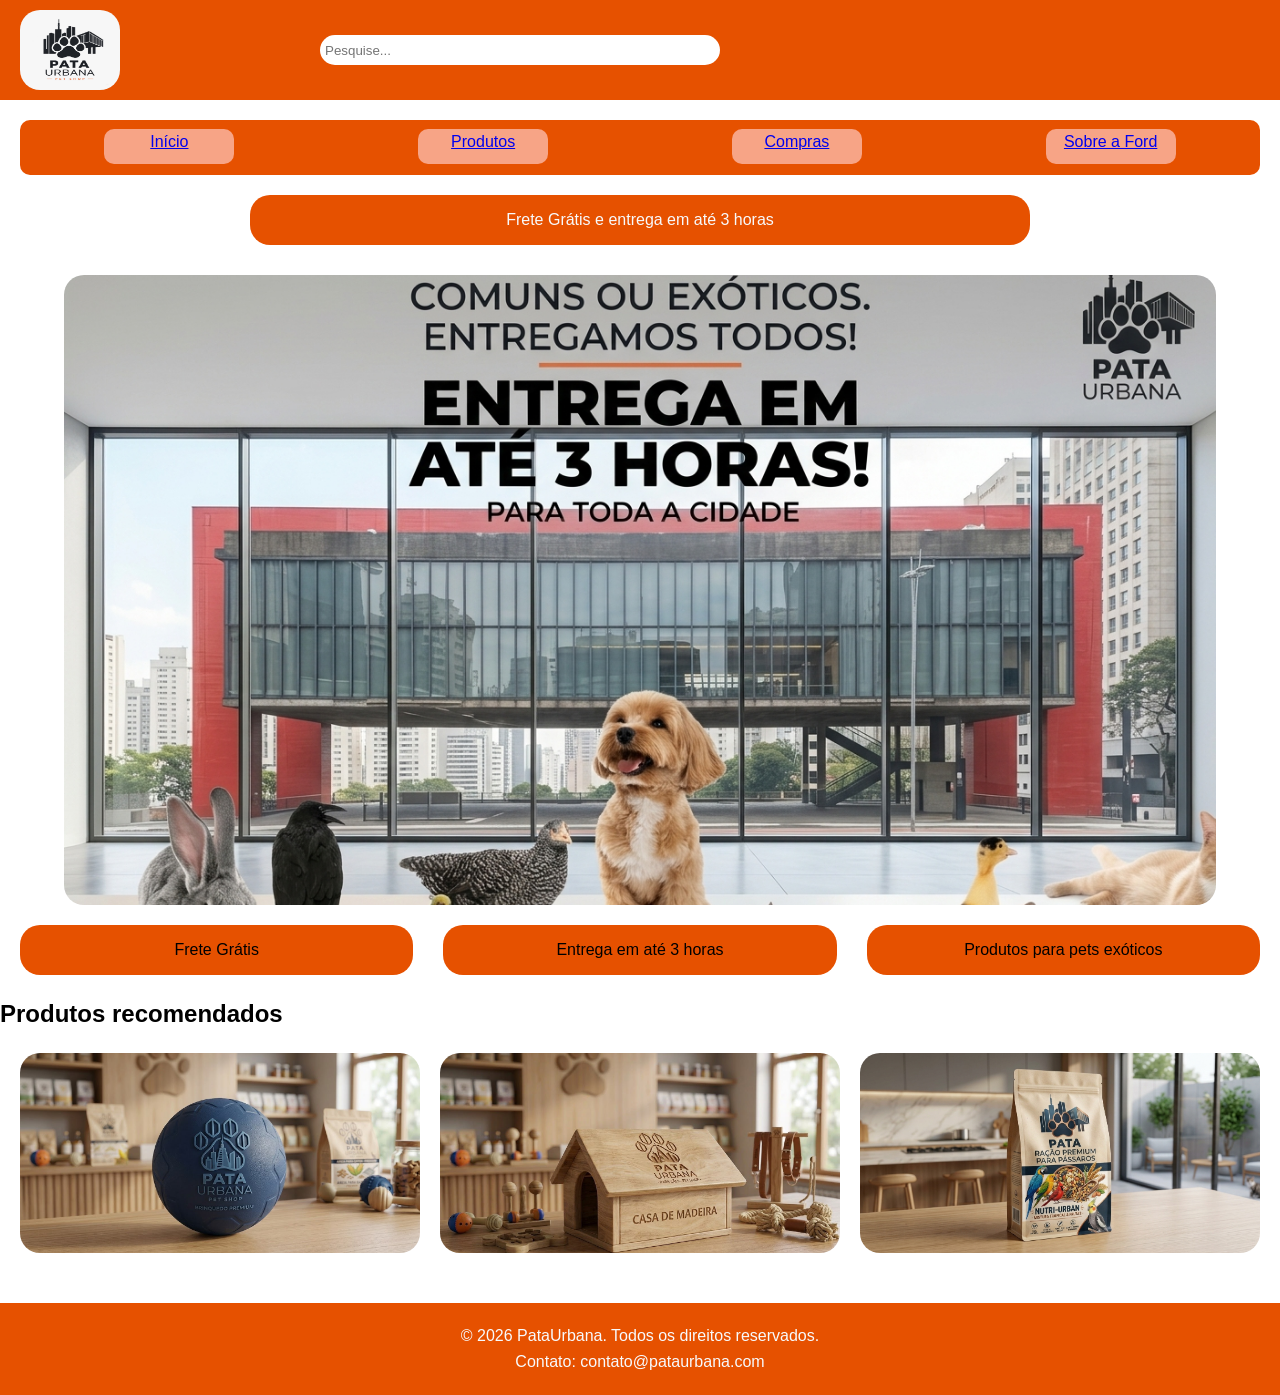
<file: Front-end/index.html>
<!doctype html>
<html lang="en">
  <head>
    <meta charset="UTF-8" />
    <meta name="viewport" content="width=device-width, initial-scale=1.0" />
    <title>Pata Urbana</title>
    <link rel="stylesheet" href="style.css" />
  </head>
  <body>
    <header class="header-principal">
      <img src="Imgs/Pata urbana logo.jpeg" alt="Logo" class="logo" />
      <nav class="pesquisa">
        <input class="campo_pesquisa" type="text" placeholder="Pesquise..." />
      </nav>
    </header>
    <nav class="sub-menu">
      <div><a href="index.html">Início</a></div>
      <div><a href="produtos.html">Produtos</a></div>
      <div><a href="compras.html">Compras</a></div>
      <div><a href="sobre_ford.html">Sobre a Ford</a></div>
    </nav>
    <div class="anuncio">
      <p>Frete Grátis e entrega em até 3 horas</p>
    </div>
    <div class="banner"></div>
    <ul class="anuncios_lista">
      <li>Frete Grátis</li>
      <li>Entrega em até 3 horas</li>
      <li>Produtos para pets exóticos</li>
    </ul>
    <div>
      <h2>Produtos recomendados</h2>
      <ul class="recomendados">
        <li id="recomendado1"></li>
        <li id="recomendado2"></li>
        <li id="recomendado3"></li>
      </ul>
    </div>
    <footer>
      <p>&copy; 2026 PataUrbana. Todos os direitos reservados.</p>
      <p>Contato: contato@pataurbana.com</p>
    </footer>
  </body>
</html>
</file>
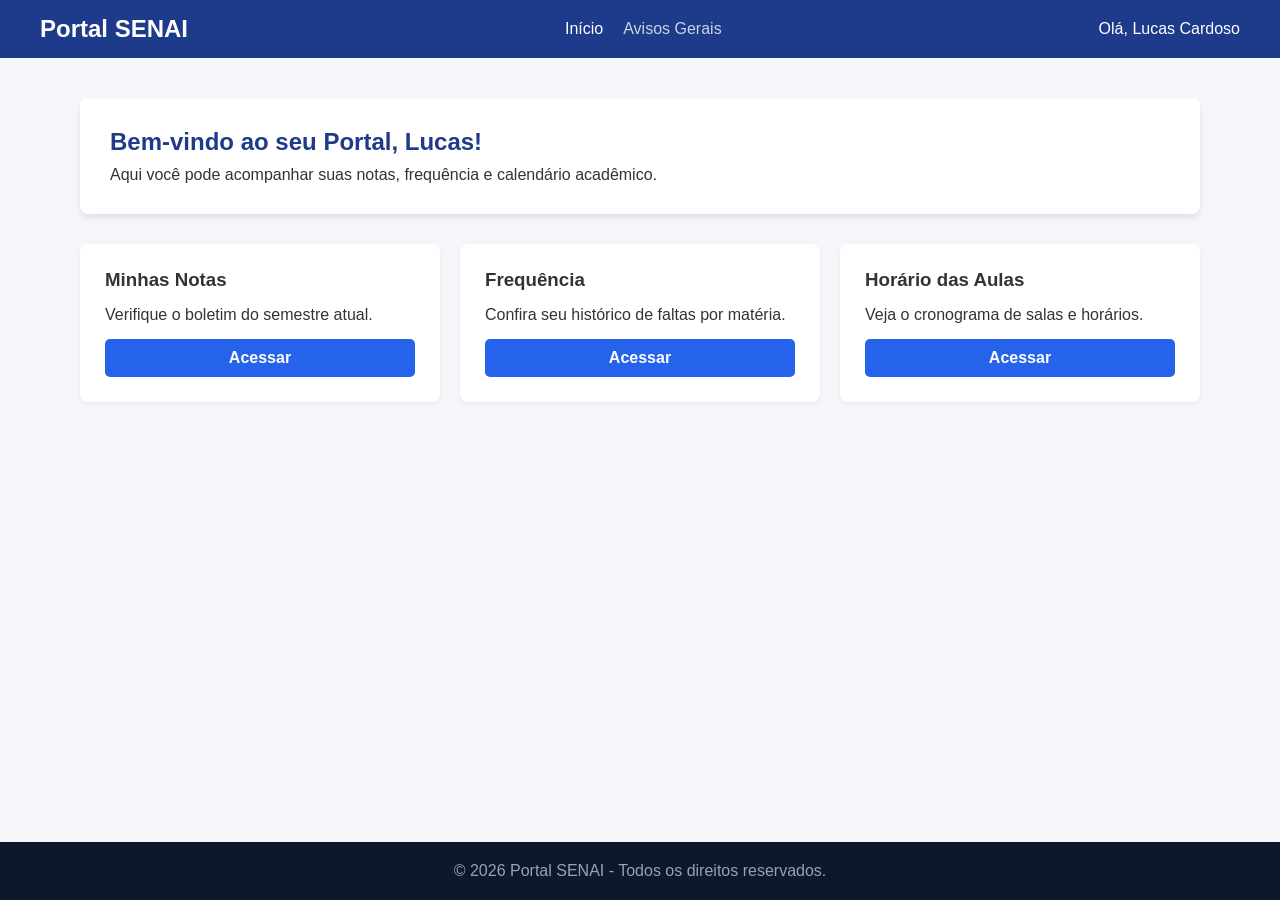
<file: Front-end/exemplo_professor/index.html>
<!DOCTYPE html> <!-- Declara o tipo do documento como HTML5 para que o navegador interprete as regras modernas corretamente -->
<html lang="pt-BR"> <!-- Elemento raiz que envolve todo o documento HTML. O atributo lang define o idioma principal como Português do Brasil -->
<head> <!-- Seção do cabeçalho técnico da página (contém metadados, títulos e links externos não visíveis diretamente no corpo) -->
    <meta charset="UTF-8"> <!-- Configura a codificação de caracteres para UTF-8, permitindo acentos e caracteres especiais da língua portuguesa -->
    <meta name="viewport" content="width=device-width, initial-scale=1.0"> <!-- Ajusta a escala da página para garantir responsividade em telas mobile e desktops -->
    <title>Portal do Aluno - Início</title> <!-- Define o título que será exibido na aba do navegador -->
    
    <!-- Vincula o arquivo de estilos compartilhado -->
    <link rel="stylesheet" href="style.css"> <!-- Importa o arquivo de estilos CSS externo (style.css) para aplicar os estilos visuais -->
</head>
<body> <!-- Contém todo o conteúdo visível da página que é exibido para o usuário final -->

    <!-- Topo da página / Cabeçalho -->
    <header class="navbar"> <!-- Elemento semântico de cabeçalho da página, estruturado com a classe CSS navbar -->
        <div class="logo">Portal SENAI</div> <!-- Bloco genérico em nível de bloco utilizado para exibir a marca/logotipo do portal -->
        
        <!-- Menu de Navegação -->
        <nav class="nav-links"> <!-- Elemento semântico de navegação que agrupa os links do menu principal -->
            <a href="index.html" class="active">Início</a> <!-- Link hipertexto para a página inicial; a classe 'active' destaca que esta é a página atual -->
            <a href="avisos.html">Avisos Gerais</a> <!-- Link hipertexto direcionando para a página de avisos gerais -->
        </nav>
        
        <div class="user-profile">Olá, Lucas Cardoso</div> <!-- Bloco informativo para exibir a saudação e o nome do usuário ativo no sistema -->
    </header>

    <!-- Conteúdo Principal -->
    <main class="container"> <!-- Elemento semântico para o conteúdo principal da página; a classe 'container' limita a largura centralizada -->
        
        <!-- Seção do cartão de boas-vindas -->
        <section class="welcome-card"> <!-- Seção semântica que agrupa visualmente o cartão de mensagem de boas-vindas -->
            <h1>Bem-vindo ao seu Portal, Lucas!</h1> <!-- Título principal e de maior relevância hierárquica (Nível 1) na página -->
            <p>Aqui você pode acompanhar suas notas, frequência e calendário acadêmico.</p> <!-- Parágrafo de texto descritivo -->
        </section>

        <!-- Grade de cards de acesso rápido -->
        <div class="dashboard-grid"> <!-- Contêiner em bloco que organiza os cartões em formato de grade flexível -->
            
            <!-- Card individual de atalho: Notas -->
            <div class="card"> <!-- Bloco representando o primeiro cartão de funcionalidade rápida -->
                <h3>Minhas Notas</h3> <!-- Título de nível 3 para identificar a seção do cartão -->
                <p>Verifique o boletim do semestre atual.</p> <!-- Parágrafo informativo da funcionalidade -->
                <a href="#" class="btn">Acessar</a> <!-- Link estilizado via CSS para ter aparência de botão de ação -->
            </div>
            
            <!-- Card individual de atalho: Frequência -->
            <div class="card"> <!-- Bloco representando o segundo cartão de funcionalidade rápida -->
                <h3>Frequência</h3> <!-- Título de nível 3 para o cartão de frequência -->
                <p>Confira seu histórico de faltas por matéria.</p> <!-- Descrição do recurso do cartão -->
                <a href="#" class="btn">Acessar</a> <!-- Botão/Link de atalho para acessar a frequência -->
            </div>
            
            <!-- Card individual de atalho: Horários -->
            <div class="card"> <!-- Bloco representando o terceiro cartão de funcionalidade rápida -->
                <h3>Horário das Aulas</h3> <!-- Título de nível 3 para o cartão de horários -->
                <p>Veja o cronograma de salas e horários.</p> <!-- Descrição do recurso exibido -->
                <a href="#" class="btn">Acessar</a> <!-- Botão/Link de atalho para acessar o cronograma -->
            </div>
            
        </div>
    </main>

    <!-- Rodapé da Página -->
    <footer class="footer"> <!-- Elemento semântico para o rodapé da página estilizado com a classe 'footer' -->
        <p>&copy; 2026 Portal SENAI - Todos os direitos reservados.</p> <!-- Parágrafo exibindo a indicação de direitos autorais e copyright -->
    </footer>

</body>
</html>
</file>
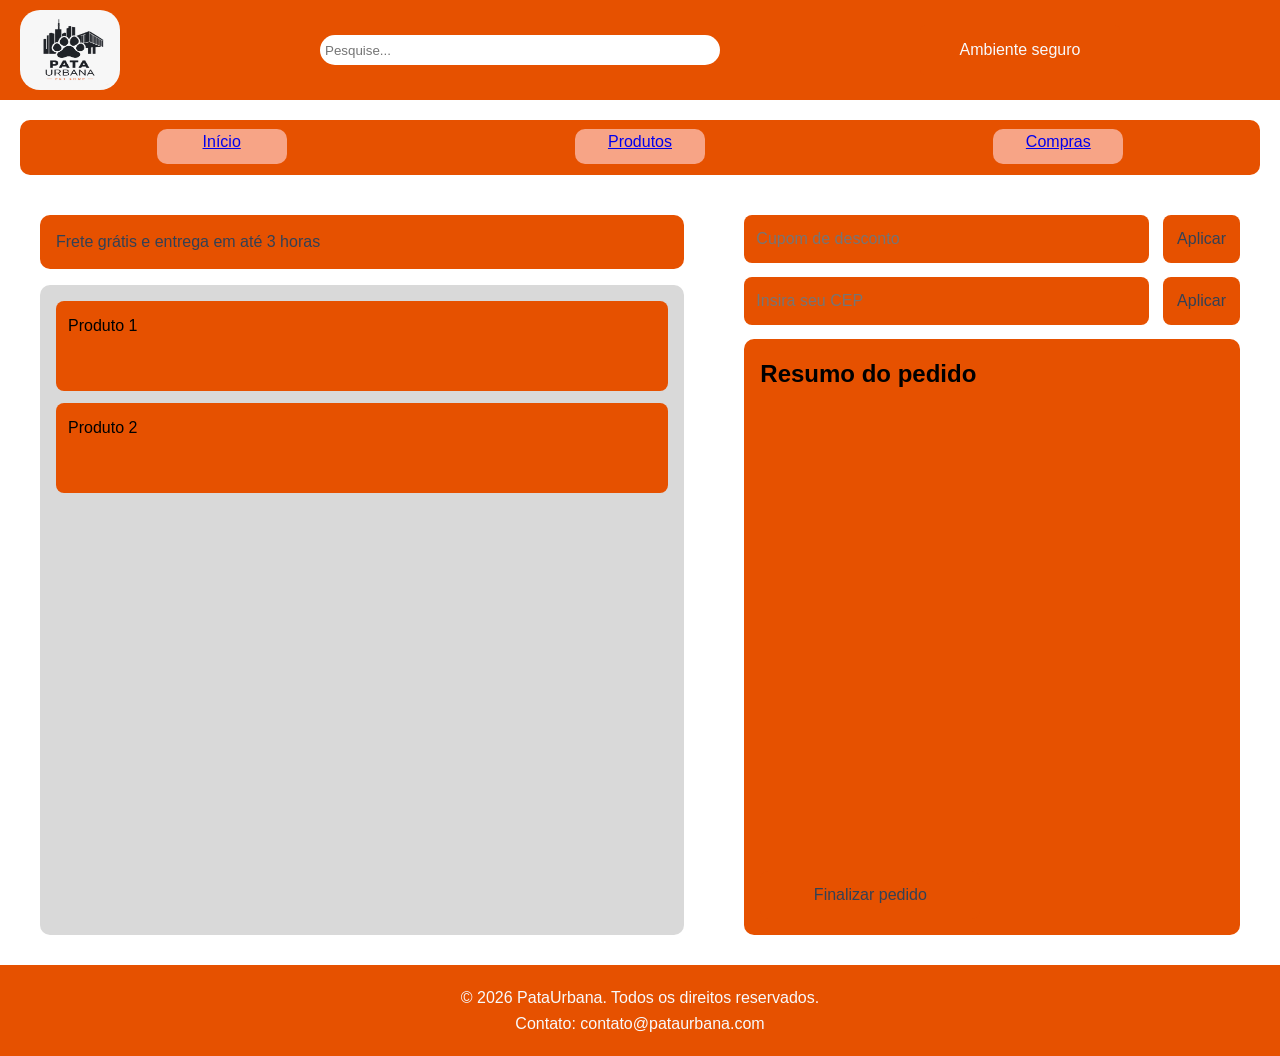
<file: Front-end/compras.html>
<!doctype html>
<html lang="en">
  <head>
    <meta charset="UTF-8" />
    <meta name="viewport" content="width=device-width, initial-scale=1.0" />
    <title>Carrinho</title>
    <link rel="stylesheet" href="style.css" />
  </head>
  <body>
    <header class="header-principal">
      <img src="Imgs/Pata urbana logo.jpeg" alt="Logo" class="logo" />
      <nav class="pesquisa">
        <input class="campo_pesquisa" type="text" placeholder="Pesquise..." />
      </nav>
      <div class="seguranca">
        <p>Ambiente seguro</p>
      </div>
    </header>
    <nav class="sub-menu">
      <div><a href="index.html">Início</a></div>
      <div><a href="produtos.html">Produtos</a></div>
      <div><a href="compras.html">Compras</a></div>
    </nav>
    <div class="grid-compras">
      <section class="secao">
        <article class="anuncio-2">
          Frete grátis e entrega em até 3 horas
        </article>
        <article class="carrinho">
          <div class="produto">Produto 1</div>
          <div class="produto">Produto 2</div>
        </article>
      </section>
      <aside class="aside">
        <div class="campo">
          <input type="text" placeholder="Cupom de desconto" />
          <button type="button">Aplicar</button>
        </div>
        <div class="campo">
          <input type="text" placeholder="Insira seu CEP" />
          <button type="button">Aplicar</button>
        </div>
        <div class="resumo">
          <h1>Resumo do pedido</h1>
          <button type="button" class="finalizar">Finalizar pedido</button>
        </div>
      </aside>
    </div>
    <footer>
      <p>&copy; 2026 PataUrbana. Todos os direitos reservados.</p>
      <p>Contato: contato@pataurbana.com</p>
    </footer>
  </body>
</html>
</file>
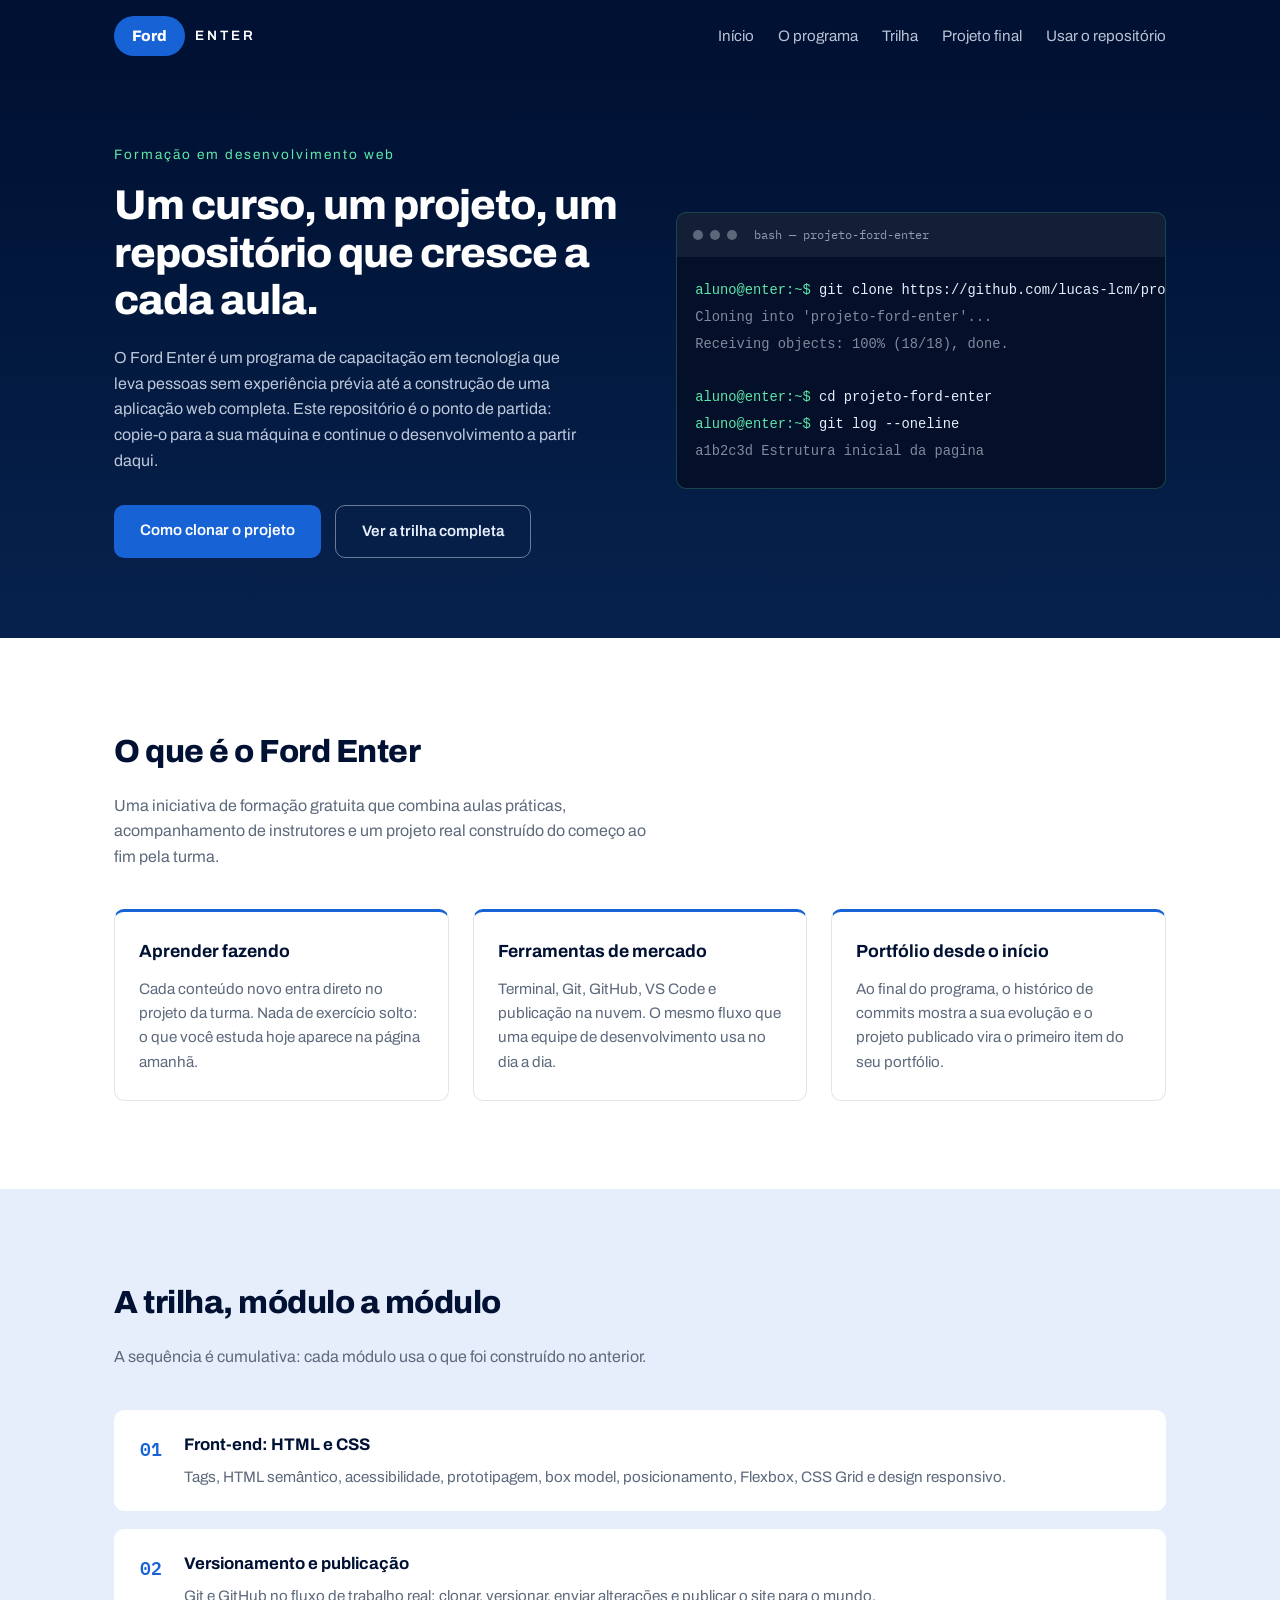
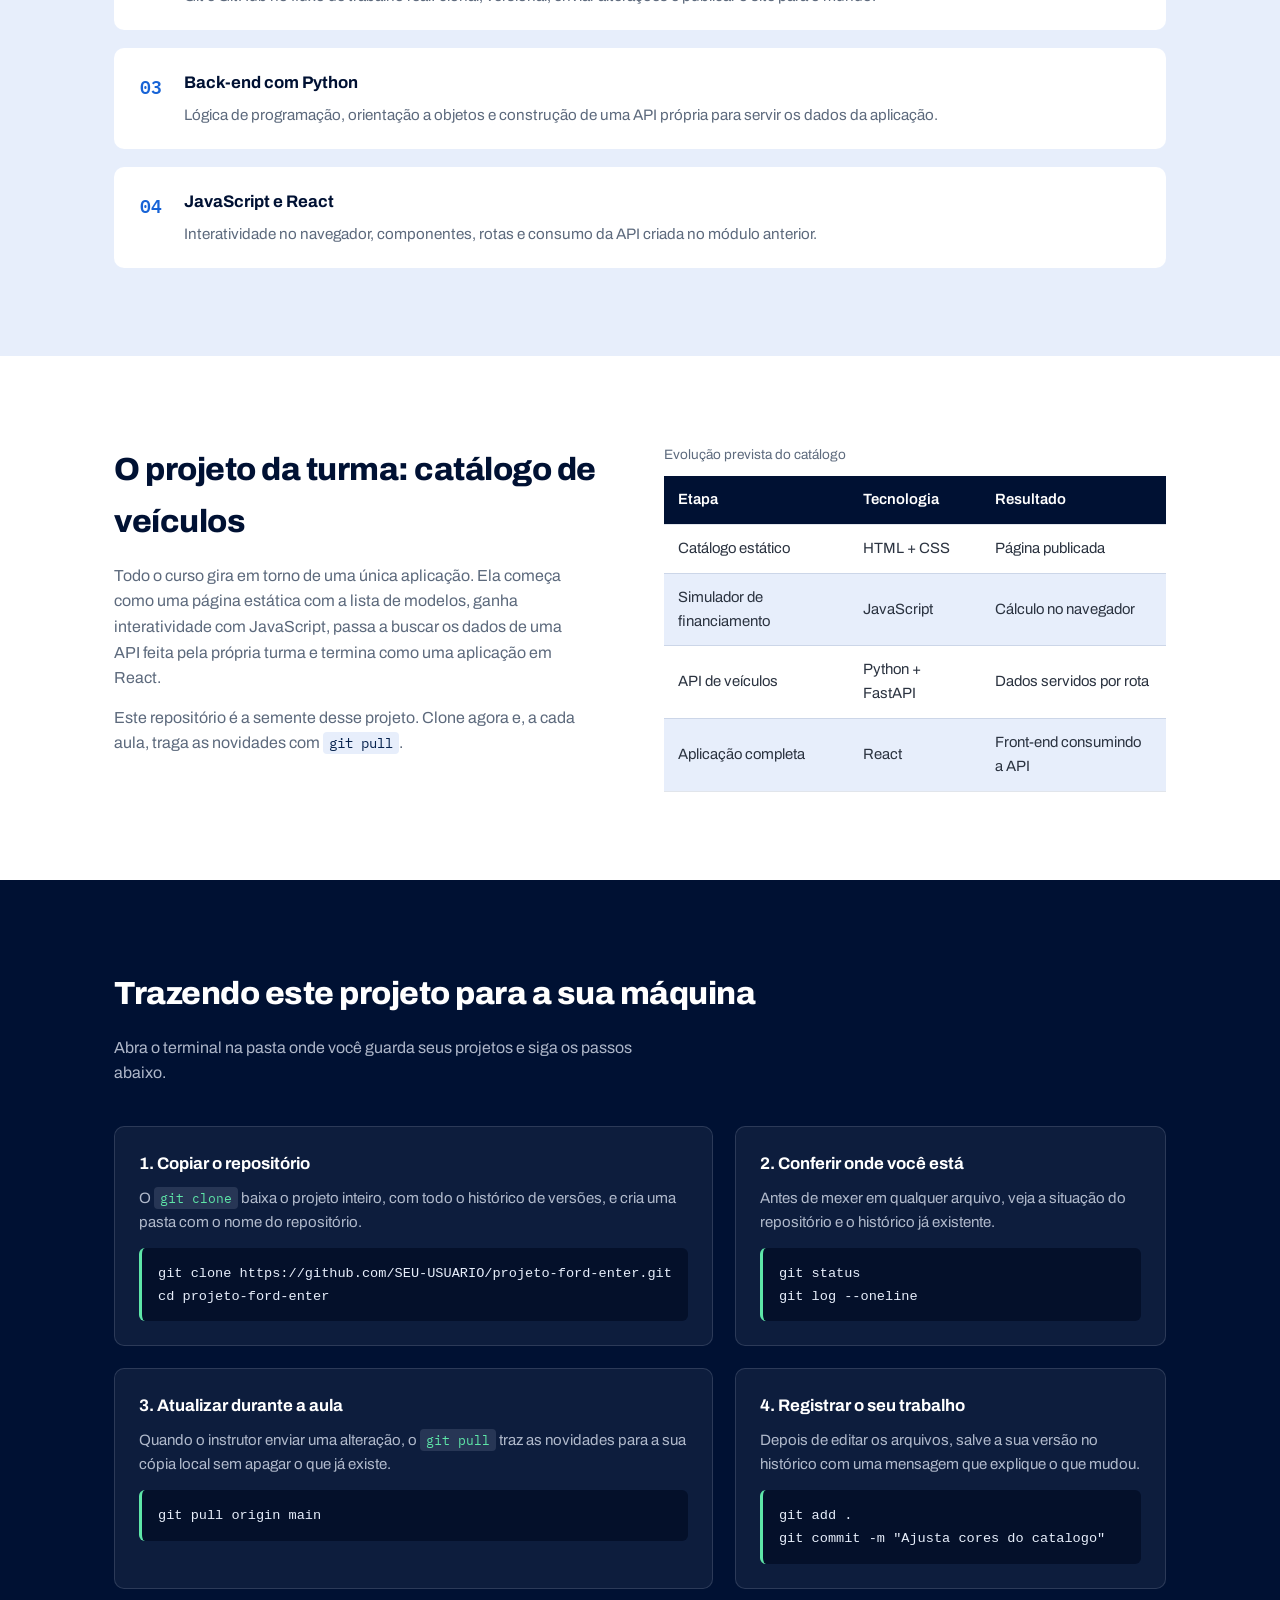
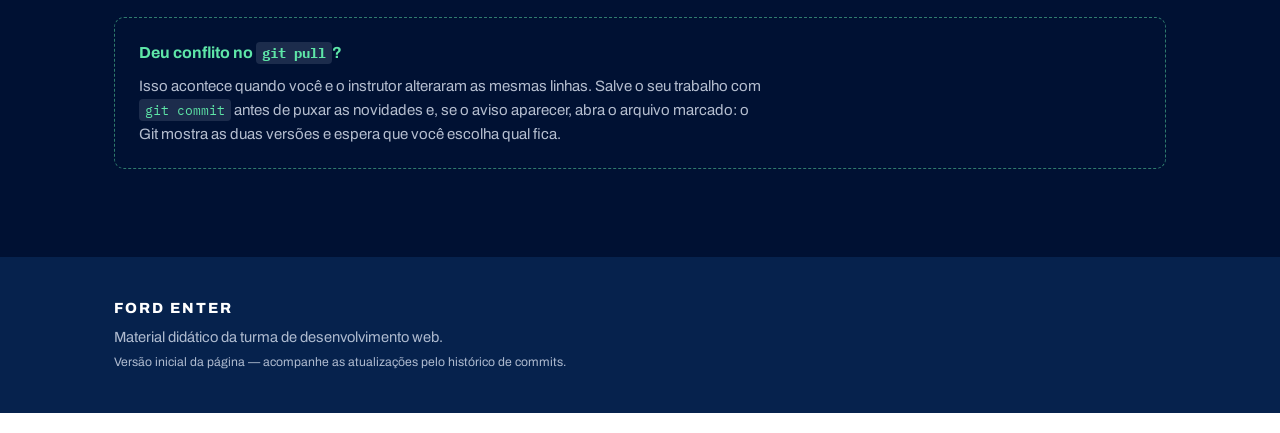
<file: Front-end/sobre_ford.html>
<!doctype html>
<html lang="pt-BR">
  <head>
    <!-- Metadados básicos: codificação e responsividade (Aula 13) -->
    <meta charset="UTF-8" />
    <meta name="viewport" content="width=device-width, initial-scale=1.0" />

    <!-- Metadados de SEO (Aula 03) -->
    <title>
      Projeto Ford Enter | Programa de formação em desenvolvimento web
    </title>
    <meta
      name="description"
      content="Página-base do projeto Ford Enter: o que é o programa, a trilha de aprendizagem e como clonar este repositório com Git."
    />
    <meta name="author" content="Turma Ford Enter" />

    <!-- Fontes externas -->
    <link rel="preconnect" href="https://fonts.googleapis.com" />
    <link rel="preconnect" href="https://fonts.gstatic.com" crossorigin />
    <link
      href="https://fonts.googleapis.com/css2?family=Archivo:wght@400;600;800&family=IBM+Plex+Mono:wght@400;600&display=swap"
      rel="stylesheet"
    />

    <!-- Folha de estilos do projeto (CSS externo, Aula 07) -->
    <link rel="stylesheet" href="style_sobre_ford.css" />
  </head>

  <body>
    <!-- ===== Cabeçalho e navegação ===== -->
    <header class="cabecalho">
      <div class="container cabecalho__conteudo">
        <a class="marca" href="sobre_ford.html">
          <span class="marca__oval">Ford</span>
          <span class="marca__texto">Enter</span>
        </a>

        <nav class="menu" aria-label="Navegação principal">
          <ul class="menu__lista">
            <li><a href="index.html">Início</a></li>
            <li><a href="#programa">O programa</a></li>
            <li><a href="#trilha">Trilha</a></li>
            <li><a href="#projeto">Projeto final</a></li>
            <li><a href="#git">Usar o repositório</a></li>
          </ul>
        </nav>
      </div>
    </header>

    <main>
      <!-- ===== Destaque (hero) ===== -->
      <section class="hero">
        <div class="container hero__grade">
          <div class="hero__texto">
            <p class="hero__chamada">Formação em desenvolvimento web</p>
            <h1 class="hero__titulo">
              Um curso, um projeto, um repositório que cresce a cada aula.
            </h1>
            <p class="hero__descricao">
              O Ford Enter é um programa de capacitação em tecnologia que leva
              pessoas sem experiência prévia até a construção de uma aplicação
              web completa. Este repositório é o ponto de partida: copie-o para
              a sua máquina e continue o desenvolvimento a partir daqui.
            </p>

            <div class="hero__acoes">
              <a class="botao botao--principal" href="#git"
                >Como clonar o projeto</a
              >
              <a class="botao botao--secundario" href="#trilha"
                >Ver a trilha completa</a
              >
            </div>
          </div>

          <!-- Bloco que imita um terminal: o comando é o próprio "cartão de visitas" da aula -->
          <div class="terminal" aria-label="Exemplo de uso do terminal">
            <div class="terminal__barra">
              <span class="terminal__ponto"></span>
              <span class="terminal__ponto"></span>
              <span class="terminal__ponto"></span>
              <span class="terminal__nome">bash — projeto-ford-enter</span>
            </div>
            <pre
              class="terminal__corpo"
            ><code><span class="prompt">aluno@enter:~$</span> git clone https://github.com/lucas-lcm/projeto-ford-enter.git
<span class="saida">Cloning into 'projeto-ford-enter'...</span>
<span class="saida">Receiving objects: 100% (18/18), done.</span>

<span class="prompt">aluno@enter:~$</span> cd projeto-ford-enter
<span class="prompt">aluno@enter:~$</span> git log --oneline
<span class="saida">a1b2c3d Estrutura inicial da pagina</span></code></pre>
          </div>
        </div>
      </section>

      <!-- ===== O programa ===== -->
      <section class="secao" id="programa">
        <div class="container">
          <h2 class="secao__titulo">O que é o Ford Enter</h2>
          <p class="secao__intro">
            Uma iniciativa de formação gratuita que combina aulas práticas,
            acompanhamento de instrutores e um projeto real construído do começo
            ao fim pela turma.
          </p>

          <ul class="cartoes">
            <li class="cartao">
              <h3 class="cartao__titulo">Aprender fazendo</h3>
              <p>
                Cada conteúdo novo entra direto no projeto da turma. Nada de
                exercício solto: o que você estuda hoje aparece na página
                amanhã.
              </p>
            </li>
            <li class="cartao">
              <h3 class="cartao__titulo">Ferramentas de mercado</h3>
              <p>
                Terminal, Git, GitHub, VS Code e publicação na nuvem. O mesmo
                fluxo que uma equipe de desenvolvimento usa no dia a dia.
              </p>
            </li>
            <li class="cartao">
              <h3 class="cartao__titulo">Portfólio desde o início</h3>
              <p>
                Ao final do programa, o histórico de commits mostra a sua
                evolução e o projeto publicado vira o primeiro item do seu
                portfólio.
              </p>
            </li>
          </ul>
        </div>
      </section>

      <!-- ===== Trilha de aprendizagem ===== -->
      <section class="secao secao--clara" id="trilha">
        <div class="container">
          <h2 class="secao__titulo">A trilha, módulo a módulo</h2>
          <p class="secao__intro">
            A sequência é cumulativa: cada módulo usa o que foi construído no
            anterior.
          </p>

          <ol class="trilha">
            <li class="trilha__etapa">
              <span class="trilha__numero">01</span>
              <div>
                <h3 class="trilha__titulo">Front-end: HTML e CSS</h3>
                <p>
                  Tags, HTML semântico, acessibilidade, prototipagem, box model,
                  posicionamento, Flexbox, CSS Grid e design responsivo.
                </p>
              </div>
            </li>
            <li class="trilha__etapa">
              <span class="trilha__numero">02</span>
              <div>
                <h3 class="trilha__titulo">Versionamento e publicação</h3>
                <p>
                  Git e GitHub no fluxo de trabalho real: clonar, versionar,
                  enviar alterações e publicar o site para o mundo.
                </p>
              </div>
            </li>
            <li class="trilha__etapa">
              <span class="trilha__numero">03</span>
              <div>
                <h3 class="trilha__titulo">Back-end com Python</h3>
                <p>
                  Lógica de programação, orientação a objetos e construção de
                  uma API própria para servir os dados da aplicação.
                </p>
              </div>
            </li>
            <li class="trilha__etapa">
              <span class="trilha__numero">04</span>
              <div>
                <h3 class="trilha__titulo">JavaScript e React</h3>
                <p>
                  Interatividade no navegador, componentes, rotas e consumo da
                  API criada no módulo anterior.
                </p>
              </div>
            </li>
          </ol>
        </div>
      </section>

      <!-- ===== Projeto final ===== -->
      <section class="secao" id="projeto">
        <div class="container projeto">
          <div class="projeto__texto">
            <h2 class="secao__titulo">
              O projeto da turma: catálogo de veículos
            </h2>
            <p>
              Todo o curso gira em torno de uma única aplicação. Ela começa como
              uma página estática com a lista de modelos, ganha interatividade
              com JavaScript, passa a buscar os dados de uma API feita pela
              própria turma e termina como uma aplicação em React.
            </p>
            <p>
              Este repositório é a semente desse projeto. Clone agora e, a cada
              aula, traga as novidades com <code class="codigo">git pull</code>.
            </p>
          </div>

          <table class="tabela">
            <caption>
              Evolução prevista do catálogo
            </caption>
            <thead>
              <tr>
                <th scope="col">Etapa</th>
                <th scope="col">Tecnologia</th>
                <th scope="col">Resultado</th>
              </tr>
            </thead>
            <tbody>
              <tr>
                <td>Catálogo estático</td>
                <td>HTML + CSS</td>
                <td>Página publicada</td>
              </tr>
              <tr>
                <td>Simulador de financiamento</td>
                <td>JavaScript</td>
                <td>Cálculo no navegador</td>
              </tr>
              <tr>
                <td>API de veículos</td>
                <td>Python + FastAPI</td>
                <td>Dados servidos por rota</td>
              </tr>
              <tr>
                <td>Aplicação completa</td>
                <td>React</td>
                <td>Front-end consumindo a API</td>
              </tr>
            </tbody>
          </table>
        </div>
      </section>

      <!-- ===== Instruções de Git ===== -->
      <section class="secao secao--escura" id="git">
        <div class="container">
          <h2 class="secao__titulo">
            Trazendo este projeto para a sua máquina
          </h2>
          <p class="secao__intro">
            Abra o terminal na pasta onde você guarda seus projetos e siga os
            passos abaixo.
          </p>

          <div class="passos">
            <article class="passo">
              <h3 class="passo__titulo">1. Copiar o repositório</h3>
              <p>
                O <code class="codigo">git clone</code> baixa o projeto inteiro,
                com todo o histórico de versões, e cria uma pasta com o nome do
                repositório.
              </p>
              <pre
                class="bloco-codigo"
              ><code>git clone https://github.com/SEU-USUARIO/projeto-ford-enter.git
cd projeto-ford-enter</code></pre>
            </article>

            <article class="passo">
              <h3 class="passo__titulo">2. Conferir onde você está</h3>
              <p>
                Antes de mexer em qualquer arquivo, veja a situação do
                repositório e o histórico já existente.
              </p>
              <pre class="bloco-codigo"><code>git status
git log --oneline</code></pre>
            </article>

            <article class="passo">
              <h3 class="passo__titulo">3. Atualizar durante a aula</h3>
              <p>
                Quando o instrutor enviar uma alteração, o
                <code class="codigo">git pull</code> traz as novidades para a
                sua cópia local sem apagar o que já existe.
              </p>
              <pre class="bloco-codigo"><code>git pull origin main</code></pre>
            </article>

            <article class="passo">
              <h3 class="passo__titulo">4. Registrar o seu trabalho</h3>
              <p>
                Depois de editar os arquivos, salve a sua versão no histórico
                com uma mensagem que explique o que mudou.
              </p>
              <pre class="bloco-codigo"><code>git add .
git commit -m "Ajusta cores do catalogo"</code></pre>
            </article>
          </div>

          <aside class="aviso">
            <h3 class="aviso__titulo">
              Deu conflito no <code class="codigo">git pull</code>?
            </h3>
            <p>
              Isso acontece quando você e o instrutor alteraram as mesmas
              linhas. Salve o seu trabalho com
              <code class="codigo">git commit</code> antes de puxar as novidades
              e, se o aviso aparecer, abra o arquivo marcado: o Git mostra as
              duas versões e espera que você escolha qual fica.
            </p>
          </aside>
        </div>
      </section>
    </main>

    <!-- ===== Rodapé ===== -->
    <footer class="rodape">
      <div class="container rodape__conteudo">
        <p class="rodape__marca">Ford Enter</p>
        <p>Material didático da turma de desenvolvimento web.</p>
        <p>
          <small
            >Versão inicial da página — acompanhe as atualizações pelo histórico
            de commits.</small
          >
        </p>
      </div>
    </footer>
  </body>
</html>
</file>
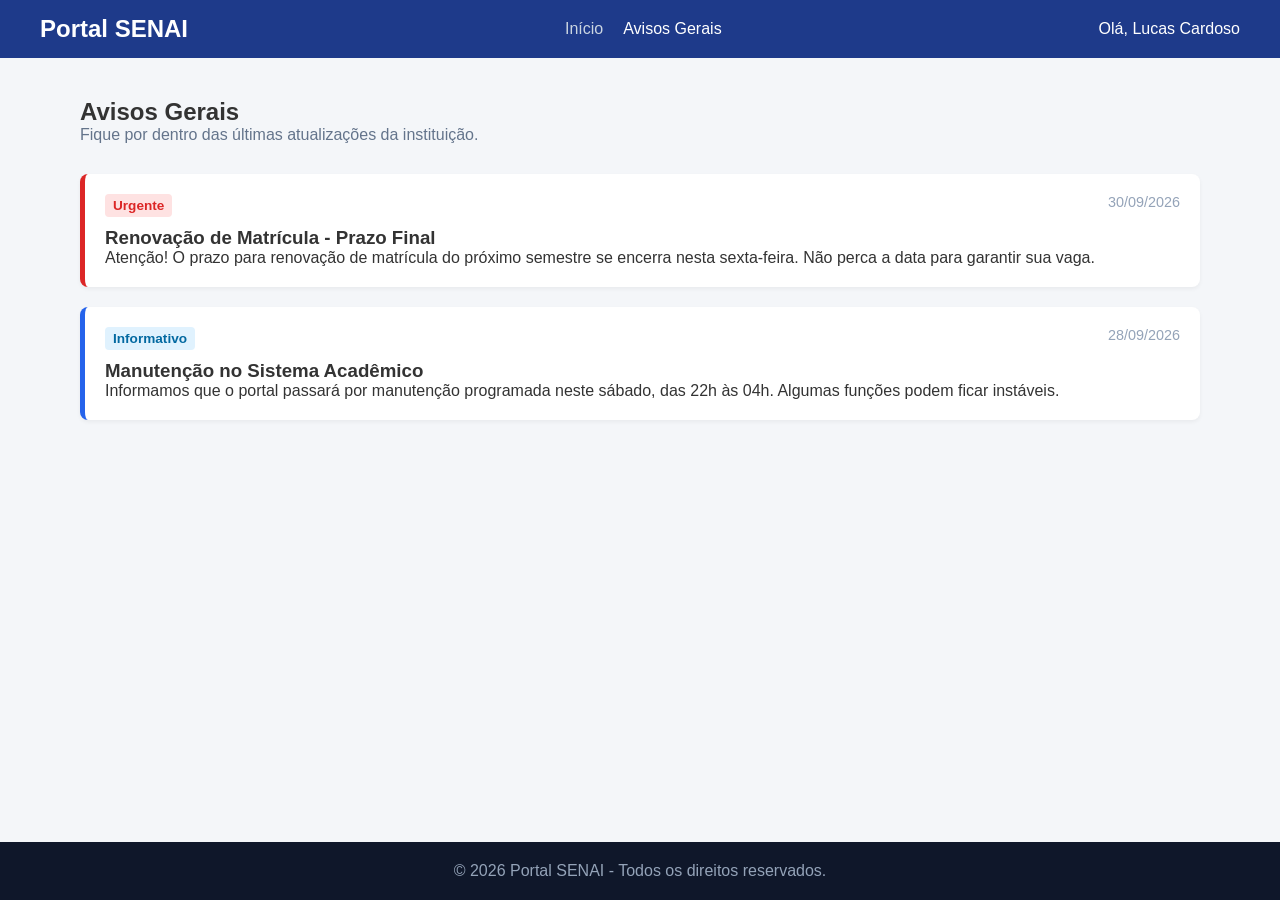
<file: Front-end/exemplo_professor/avisos.html>
<!DOCTYPE html> <!-- Informa ao navegador que o documento deve ser renderizado no padrão HTML5 -->
<html lang="pt-BR"> <!-- Define a linguagem base da estrutura do documento como português do Brasil -->
<head> <!-- Seção com os metadados e arquivos de configuração que não aparecem na tela diretamente -->
    <meta charset="UTF-8"> <!-- Define o padrão de codificação de caracteres UTF-8 -->
    <meta name="viewport" content="width=device-width, initial-scale=1.0"> <!-- Ajusta a visualização para dispositivos móveis e telas responsivas -->
    <title>Portal do Aluno - Avisos Gerais</title> <!-- Define o título exibido na aba do navegador para a página de avisos -->
    <link rel="stylesheet" href="style.css"> <!-- Importa a folha de estilo CSS compartilhada -->
</head>
<body> <!-- Contêiner de todos os elementos visíveis na página de avisos -->

    <!-- Cabeçalho idêntico para manter a consistência do portal -->
    <header class="navbar"> <!-- Seção semântica de topo da página contendo o menu e perfil -->
        <div class="logo">Portal SENAI</div> <!-- Exibição do nome da marca/sistema -->
        
        <nav class="nav-links"> <!-- Menu semântico com os hiperlinks de navegação do portal -->
            <a href="index.html">Início</a> <!-- Link para retornar à página inicial -->
            <!-- A classe active muda de lugar para indicar a página atual -->
            <a href="avisos.html" class="active">Avisos Gerais</a> <!-- Link para a página de avisos marcada com a classe active -->
        </nav>
        
        <div class="user-profile">Olá, Lucas Cardoso</div> <!-- Identificação do usuário logado -->
    </header>

    <!-- Conteúdo de Avisos -->
    <main class="container"> <!-- Área central contentora do conteúdo específico de avisos -->
        <h2>Avisos Gerais</h2> <!-- Título de nível 2 indicando a seção atual de avisos -->
        <p class="subtitle">Fique por dentro das últimas atualizações da instituição.</p> <!-- Parágrafo usado como subtítulo com estilo suavizado -->

        <!-- Lista de avisos empilhada verticalmente -->
        <div class="avisos-list"> <!-- Bloco contêiner para organizar todos os itens de aviso em pilha -->
            
            <!-- Aviso individual: Urgente -->
            <div class="aviso-item urgente"> <!-- Cartão de aviso contendo a classe adicional 'urgente' para a borda vermelha -->
                <div class="aviso-header"> <!-- Cabeçalho do cartão de aviso para alinhar a categoria e a data -->
                    <span class="tag">Urgente</span> <!-- Elemento inline estilizado como etiqueta de destaque para indicar urgência -->
                    <span class="data">30/09/2026</span> <!-- Elemento inline utilizado para formatar e destacar a data do aviso -->
                </div>
                <h3>Renovação de Matrícula - Prazo Final</h3> <!-- Título de nível 3 para o assunto do aviso urgente -->
                <p>Atenção! O prazo para renovação de matrícula do próximo semestre se encerra nesta sexta-feira. Não perca a data para garantir sua vaga.</p> <!-- Descrição detalhada do aviso urgente -->
            </div>

            <!-- Aviso individual: Informativo -->
            <div class="aviso-item"> <!-- Cartão de aviso padrão contendo a borda padrão em azul -->
                <div class="aviso-header"> <!-- Cabeçalho para alinhamento da etiqueta informativa e da data -->
                    <span class="tag info">Informativo</span> <!-- Etiqueta com classe adicional 'info' para mudar a cor para tons de azul -->
                    <span class="data">28/09/2026</span> <!-- Exibição da data da notícia informativa -->
                </div>
                <h3>Manutenção no Sistema Acadêmico</h3> <!-- Título de nível 3 descrevendo o assunto do aviso informativo -->
                <p>Informamos que o portal passará por manutenção programada neste sábado, das 22h às 04h. Algumas funções podem ficar instáveis.</p> <!-- Descrição detalhada sobre o período de manutenção -->
            </div>
            
        </div>
    </main>

    <!-- Rodapé -->
    <footer class="footer"> <!-- Seção semântica do rodapé da página -->
        <p>&copy; 2026 Portal SENAI - Todos os direitos reservados.</p> <!-- Mensagem de copyright do portal -->
    </footer>

</body>
</html>
</file>
<file: Front-end/style.css>
:root {
  --cor-primaria: #2563eb; /* Variável para a cor azul padrão do projeto */
  --cor-secundaria: #1e293b; /* Variável para cor cinza escuro/navegação */
  --cor-fundo: #f8fafc; /* Variável para cor de fundo geral */
  --cor-texto: #334155; /* Variável para tom de texto das fontes */
  --fonte-padrao:
    "Segoe UI", Arial, sans-serif; /* Variável com a pilha de fontes do projeto */
  --sombra-card: 0 4px 6px -1px rgba(0, 0, 0, 0.1); /* Variável de sombra reutilizável */
}

/* Seletor Universal (*): Reseta o comportamento visual padrão inconsistente de todos os navegadores */
* {
  margin: 0; /* Zera as margens externas padrão de todos os elementos */
  padding: 0; /* Zera os preenchimentos internos padrão */
  box-sizing: border-box; /* Altera o Box Model: largura e altura incluem bordas e paddings, evitando quebra de layout */
}

/* ==========================================================================
   2. ESTILOS BASE E TIPOGRAFIA
   ========================================================================== */

body {
  font-family: var(--fonte-padrao); /* Aplica a variável da pilha de fontes */
  background-color: #e65100(
    --cor-fundo
  ); /* Define a cor de fundo utilizando a variável */
  color: 1000000; /* Define a cor base do texto */
  line-height: 1.6; /* Aumenta a altura da linha para melhorar a legibilidade de parágrafos */

  /* Configuração Flexbox para manter o rodapé sempre no final da tela */
  display: flex;
  flex-direction: column; /* Empilha Header, Main e Footer em coluna vertical */
  min-height: 100vh; /* Garante que o body tenha no mínimo 100% da altura da janela visível (Viewport Height) */
}

.header-principal {
  height: 100px;
  display: flex;
  background-color: #e65100;
  align-content: space-between;
  align-items: center;
  gap: 200px;
}
.header-principal img {
  color: var(--cor-fundo);
  margin-left: 20px;
  width: 100px;
  height: 80px;
}
.header-principal nav {
  display: flex;
  gap: 20px;
  justify-content: center;
  align-items: center;
  border-radius: 20px;
}
.logo {
  width: 100px;
  height: 80px;
  margin-left: 20px;
  border-radius: 20px;
}
.pesquisa {
  height: 30px;
  width: 400px;
  background-color: #e65100;
}
.campo_pesquisa {
  width: 100%;
  height: 100%;
  border: none;
  padding: 5px;
  border-radius: 20px;
}
.sub-menu {
  display: flex;
  justify-content: space-around;
  gap: 15px;
  background-color: #e65100;
  height: 55px;
  margin-top: 20px;
  align-items: center;
  border-radius: 10px;
  margin-left: 20px;
  margin-right: 20px;
}

.sub-menu div {
  display: flex;
  background-color: rgb(247, 164, 134);
  height: 35px;
  width: 130px;
  justify-content: center;
  margin-top: 20px;
  padding: 0px;
  margin-bottom: 22.5px;
  border-radius: 10px;
}

.anuncio {
  display: flex;
  flex-flow: row nowrap;
  background-color: #e65100;
  margin-top: 20px;
  justify-content: center;
  justify-items: center;
  margin-left: 250px;
  margin-right: 250px;
  margin-bottom: 20px;
  height: 50px;
  align-items: center;
  border-radius: 20px;
}

.anuncio p {
  color: #f8fafc;
}

.header-principal_compras {
  height: 100px;
  display: flex;
  flex-direction: row;
  flex-wrap: nowrap;
  align-items: center;
  justify-content: space-between;
  background-color: #e65100;
}

.seguranca {
  display: flex;
  justify-content: center;
  align-items: center;
  margin-right: 100px;
  background-color: #e65100;
  width: 200px;
  height: 50px;
  border-radius: 5px;
}

.seguranca p {
  color: #f8fafc;
}

.banner {
  background-image: url(Imgs/Gemini_Generated_Image_vba8ldvba8ldvba8.jpg);
  background-position: 5% 25%;
  background-size: cover;
  width: 90%;
  justify-items: center;
  justify-self: center;
  margin-left: 5%;
  margin-right: 5%;
  height: 70vh;
  margin-top: 10px;
  border-radius: 20px;
  gap: 40px;
}

.produtos {
  display: grid;
  align-self: end;
  grid-template-columns: repeat(3, 1fr);
  grid-template-rows: repeat(2, auto);
  gap: 20px;
  margin-top: 250px;
  width: 100%;
}

.botao_compra {
  display: flex;
  justify-content: center;
  align-items: end;
  list-style-type: none;
  margin-top: auto;
  margin-bottom: auto;
  background-color: #e65100;
  border-radius: 20px;
  height: 200px;
  width: 100%;
}
#produto1 {
  background-image: url(Imgs/WhatsApp\ Image\ 2026-10-01\ at\ 9.45.39\ PM.jpeg);
  background-size: cover;
  background-position: center;
  background-repeat: no-repeat;
  align-items: end;
}

.anuncios_lista {
  display: flex;
  flex-direction: row;
  flex-wrap: nowrap;
  gap: 30px;
  margin-top: 20px;
  margin: 20px;
}
.anuncios_lista li {
  list-style: none;
  text-align: center;
  background-color: #e65100;
  height: 50px;
  width: 100%;
  border-radius: 20px;
  align-content: center;
}

.recomendados {
  display: flex;
  flex-flow: row nowrap;
  gap: 20px;
  margin-top: 20px;
  margin: 20px;
}
.recomendados li {
  list-style: none;
  text-align: center;
  background-color: #e65100;
  height: 200px;
  width: 100%;
  border-radius: 20px;
  align-content: center;
}

#recomendado1 {
    background-image: url(Imgs/Brinquedo.jpeg);
    background-size: cover;
background-position: center;
background-repeat: no-repeat;
}

#recomendado2 {
    background-image: url(Imgs/Casa\ madeira.jpeg);
    background-size: cover;
background-position: center;
background-repeat: no-repeat;
}


#recomendado3 {
    background-image: url(Imgs/Racoes\ passaro.jpeg);
    background-size: cover;
background-position: center;
background-repeat: no-repeat;
}

footer {
  background-color: #e65100;
  color: var(--cor-fundo);
  text-align: center;
  padding: 20px;
  margin-top: 30px;
}

.botao_compra :hover {
  transform: scale(1.05);
  transition: transform 0.3s ease-in-out;
}

#produto2 {
  background-image: url(Imgs/WhatsApp\ Image\ 2026-10-02\ at\ 6.54.21\ PM.jpeg);
  background-size: cover;
  background-position: center;
  background-repeat: no-repeat;
  align-items: end;
}

#produto3 {
    background-image: url("Imgs/Brinquedo passaro.jpeg");
    background-size: cover;
    background-position: center;
    background-repeat: no-repeat;
}

#produto4 {
    background-image: url("Imgs/Brinquedo.jpeg");
    background-size: cover;
    background-position: center;
    background-repeat: no-repeat;
}

#produto5 {
    background-image: url("Imgs/casa madeira.jpeg");
    background-size: cover;
    background-position: center;
    background-repeat: no-repeat;
}


#produto6 {
    background-image: url("Imgs/Racoes\ passaro.jpeg");
    background-size: cover;
    background-position: center;
    background-repeat: no-repeat;
}

.secao {
  display: flex;
  flex-direction: column;
  gap: 16px;
  min-width: 0;
  min-height: 420px;
}

.carrinho {
  display: flex;
  flex-direction: column;
  flex: 1;
  gap: 12px;
  min-height: 100;
  padding: 16px;
  background-color: #d9d9d9;
  border-radius: 10px;
}

.anuncio-2 {
  display: flex;
  justify-content: flex-start;
  align-items: center;
  min-height: 54px;
  padding: 0 16px;
  background-color: #e65100;
  border-radius: 10px;
  color: var(--cor-texto);
}

.produto {
  min-height: 90px;
  padding: 12px;
  background-color: #e65100;
  border-radius: 8px;
}

.aside {
  display: grid;
  grid-template-rows: auto auto minmax(200px, 1fr);
  gap: 14px;
  min-width: 0;
  min-height: 720px;
}

.campo {
  display: grid;
  grid-template-columns: minmax(0, 1fr) auto;
  gap: 14px;
  align-items: center;
}

.campo input {
  width: 100%;
  min-width: 0;
  height: 48px;
  padding: 0 12px;
  border: 0;
  border-radius: 8px;
  background-color: #e65100;
  font: inherit;
}

.campo button,
.finalizar {
  min-height: 48px;
  padding: 0 14px;
  border: 0;
  border-radius: 8px;
  background-color: #e65100;
  color: var(--cor-texto);
  font: inherit;
  cursor: pointer;
}

.resumo {
  display: flex;
  flex-direction: column;
  justify-content: space-between;
  min-height: 0;
  padding: 16px;
  background-color: #e65100;
  border-radius: 10px;
}

.finalizar {
  align-self: flex-start;
  min-width: min(100%, 220px);
}

.grid-compras {
  display: grid;
  grid-template-columns: minmax(0, 1.3fr) minmax(0, 1fr);
  gap: 60px;
  width: calc(100% - 80px);
  margin-right: 40px;
  margin-left: 40px;
  margin-top: 40px;
}
 /* celulares */
@media (max-width: 700px) {
  .grid-compras {
    grid-template-columns: repeat(2, 2px);
  }

  .secao,
  .aside {
    min-height: 340px;
  }

  .aside {
    grid-template-rows: auto auto minmax(180px, 1fr);
  }
}
 /* tablet */
@media (min-width: 600px ) and (max-width: 1024px) {
  .grid-compras {
    grid-template-columns: repeat(1, 1fr);
  }

  .secao,
  .aside {
    min-height: 340px;
  }

  .aside {
    grid-template-rows: auto auto minmax(180px, 1fr);
  }
}
/* celulares produtos */
@media (max-width: 700px) {
  
  .grid-compras{
     grid-template-columns: repeat(2, 2fr);
     .header-principal_compras{
      gap: 10px;
     }

  }
  /* table produtos */
  @media   (max-width: 1024px){
  .header-principal_compras{
    gap: 10px;
  }
}


}
@media (max-width: 640px){
  .banner {
    gap: 50px;
  }
} 
@media (max-width: 640px){
  .anuncio{
    width: 40%;
  }
}
</file>
<file: Front-end/exemplo_professor/style.css>
/* ==================== CONFIGURAÇÕES GERAIS ==================== */
/* Seletor Universal (*): Seleciona todos os elementos do HTML da aplicação */
* {
    margin: 0;             /* Zera a margem externa padrão dada pelos navegadores a diversos elementos */
    padding: 0;            /* Zera o preenchimento/espaçamento interno padrão de todos os elementos */
    box-sizing: border-box; /* Faz com que padding e bordas sejam incluídos na largura e altura totais do elemento */
}

/* Regras aplicadas ao corpo (body) da página */
body {
    font-family: 'Segoe UI', Tahoma, Geneva, Verdana, sans-serif; /* Define a lista de fontes padrão com alternativas de reserva */
    background-color: #f4f6f9;                                    /* Cor de fundo cinza bem claro para toda a tela */
    color: #333;                                                  /* Cor do texto principal (cinza escuro) para dar um bom contraste */
    /* Configura o body para empilhar Header, Main e Footer perfeitamente */
    display: flex;                                                /* Transforma o elemento body em um contêiner flexível */
    flex-direction: column;                                       /* Empilha os elementos filhos (header, main e footer) em sentido vertical */
    min-height: 100vh;                                            /* Garante que o corpo ocupe no mínimo 100% da altura visível da tela */
}

/* ==================== BARRA DE NAVEGAÇÃO (FLEXBOX) ==================== */
/* Classe do cabeçalho superior */
.navbar {
    display: flex;                  /* Define a barra como contêiner flexível na horizontal */
    justify-content: space-between; /* Distribui os 3 blocos (logo, menu, perfil) com espaço igual entre eles */
    align-items: center;            /* Centraliza todos os itens do cabeçalho verticalmente */
    background-color: #1e3a8a;       /* Cor de fundo em tom azul escuro institucional */
    padding: 15px 40px;             /* Preenchimento interno (15px acima/abaixo e 40px nas laterais) */
    color: white;                   /* Define a cor padrão do texto dentro da navbar como branca */
}

/* Classe de formatação do Logotipo */
.logo {
    font-size: 1.5rem;              /* Define o tamanho da fonte proporcional (1.5x o tamanho padrão) */
    font-weight: bold;              /* Aplica o estilo em negrito ao texto do logo */
}

/* Contêiner dos links da navegação no menu */
.nav-links {
    display: flex;                  /* Organiza os hiperlinks em formato de linha horizontal */
    gap: 20px;                      /* Espaçamento interno de 20px entre os links do menu */
}

/* Formatação dos links dentro da barra de navegação */
.nav-links a {
    color: #cbd5e1;                 /* Cor inicial dos links em um tom azul-acinzentado claro */
    text-decoration: none;          /* Remove a linha sublinhada padrão dos links do navegador */
    font-weight: 500;               /* Define a espessura média da fonte */
    transition: color 0.3s;         /* Define a animação suave de 0.3 segundos ao mudar de cor no passar do mouse */
}

/* Regra encadeada para estados de sobreposição do mouse (:hover) e link ativo (.active) */
.nav-links a:hover, .nav-links a.active {
    color: white;                   /* Destaca o link ativo ou com o mouse por cima mudando a cor do texto para branco */
}

/* ==================== CONTAINER PRINCIPAL ==================== */
/* Classe que envolve e limita o conteúdo principal de cada página */
.container {
    flex: 1;                        /* Faz o conteúdo principal esticar e ocupar todo o espaço restante, empurrando o rodapé para o fim */
    padding: 40px;                  /* Adiciona 40px de preenchimento interno em todas as bordas */
    max-width: 1200px;              /* Limita a largura máxima da área de conteúdo em telas grandes */
    width: 100%;                    /* Garante que o contêiner ocupe 100% da largura disponível até o limite do max-width */
    margin: 0 auto;                 /* Centraliza a estrutura da página horizontalmente na tela */
}

/* Classe para elementos de subtítulo */
.subtitle {
    color: #64748b;                 /* Cor de texto em tom cinza azulado suave */
    margin-bottom: 30px;            /* Adiciona um espaçamento de 30px abaixo do subtítulo */
}

/* ==================== PÁGINA INICIAL: CARDS E GRID (FLEXBOX) ==================== */
/* Cartão superior de boas-vindas na página inicial */
.welcome-card {
    background-color: white;                   /* Fundo branco para destacar do fundo da página */
    padding: 30px;                             /* Espaçamento interno de 30px */
    border-radius: 8px;                        /* Arredonda os quatro cantos do cartão em 8px */
    box-shadow: 0 4px 6px -1px rgba(0,0,0,0.1);/* Cria uma sombra suave abaixo do cartão dando a sensação de elevação */
    margin-bottom: 30px;                       /* Espaçamento de 30px na parte inferior para afastar do grid */
}

/* Título dentro do cartão de boas-vindas */
.welcome-card h1 {
    color: #1e3a8a;                 /* Define a cor azul escuro para o título principal do cartão */
    margin-bottom: 10px;            /* Afasta o título em 10px do parágrafo explicativo que vem abaixo */
}

/* Grid de controle dos blocos de acesso rápido */
.dashboard-grid {
    display: flex;                  /* Aplica o layout flexível para dispor os cartões lado a lado */
    gap: 20px;                      /* Adiciona um espaço fixo de 20px entre os cartões */
    flex-wrap: wrap;                /* Se a tela quebrar/diminuir, os cards vão para a linha de baixo automaticamente */
}

/* Estilo individual de cada cartão da página inicial */
.card {
    background-color: white;        /* Fundo branco para cada cartão */
    flex: 1;                        /* Distribui o tamanho igualmente entre os cards para preencherem a linha */
    min-width: 250px;               /* Impede que o card esmague muito em telas pequenas, forçando a quebra de linha */
    padding: 25px;                  /* Preenchimento interno de 25px dentro do cartão */
    border-radius: 8px;             /* Cantos arredondados de 8px */
    box-shadow: 0 2px 4px rgba(0,0,0,0.05); /* Aplica uma sombra leve nas bordas */
    display: flex;                  /* Transforma o cartão em um contêiner flexível interno */
    flex-direction: column;         /* Alinha os textos e o botão de forma interna usando Flexbox em sentido vertical */
    justify-content: space-between; /* Empurra o botão "Acessar" sempre para a base do card mantendo espaço proporcional */
    gap: 15px;                      /* Distância de 15px entre os elementos internos do cartão */
}

/* Botões de ação dos cartões */
.btn {
    background-color: #2563eb;       /* Fundo em cor azul vibrante */
    color: white;                   /* Cor do texto em branco */
    text-align: center;             /* Centraliza o texto do botão horizontalmente */
    padding: 10px;                  /* Preenchimento de 10px em volta do texto do botão */
    text-decoration: none;          /* Remove a linha sublinhada padrão dos links */
    border-radius: 5px;             /* Cantos suavemente arredondados em 5px */
    font-weight: bold;              /* Texto do botão em negrito */
    transition: background 0.3s;    /* Transição suave de 0.3s para a mudança de cor do fundo no efeito hover */
}

/* Efeito ao passar o cursor do mouse no botão */
.btn:hover {
    background-color: #1d4ed8;       /* Escurece ligeiramente o azul do fundo quando o usuário passa o mouse */
}

/* ==================== PÁGINA DE AVISOS ==================== */
/* Contêiner da lista de avisos */
.avisos-list {
    display: flex;                  /* Transforma a lista de avisos em um contêiner flexível */
    flex-direction: column;         /* Lista os avisos em formato de pilha (vertical) */
    gap: 20px;                      /* Espaçamento de 20px entre um cartão de aviso e outro */
}

/* Estilo base do item/cartão de aviso */
.aviso-item {
    background-color: white;        /* Fundo branco no cartão de aviso */
    padding: 20px;                  /* Preenchimento interno de 20px */
    border-radius: 8px;             /* Arredondamento dos cantos em 8px */
    border-left: 5px solid #2563eb; /* Borda lateral azul padrão na extrema esquerda do cartão */
    box-shadow: 0 2px 4px rgba(0,0,0,0.05); /* Sombra suave ao redor do cartão */
}

/* Aplica uma variação visual para avisos marcados como urgentes */
.aviso-item.urgente {
    border-left-color: #dc2626;     /* Muda a cor da borda esquerda para vermelho */
}

/* Linha superior dentro do cartão do aviso */
.aviso-header {
    display: flex;                  /* Organiza a tag e a data na horizontal usando Flexbox */
    justify-content: space-between; /* Joga a Tag para a esquerda e a Data para a extrema direita */
    margin-bottom: 10px;            /* Afasta o cabeçalho em 10px do título do aviso */
}

/* Tag/Etiqueta padronizada de aviso (ex: Urgente) */
.tag {
    background-color: #fee2e2;       /* Fundo vermelho claro para chamar atenção */
    color: #dc2626;                 /* Texto em tom de vermelho escuro */
    padding: 4px 8px;               /* Preenchimento interno da tag (4px acima/abaixo, 8px lados) */
    border-radius: 4px;             /* Cantos suavemente arredondados em 4px */
    font-size: 0.85rem;             /* Tamanho da fonte levemente menor que o texto base */
    font-weight: bold;              /* Texto da tag em negrito */
}

/* Variação visual para tags do tipo informativo */
.tag.info {
    background-color: #e0f2fe;       /* Troca o fundo da tag para um tom de azul claro */
    color: #0369a1;                 /* Troca a cor do texto da tag para azul escuro */
}

/* Texto de data dentro dos avisos */
.data {
    color: #94a3b8;                 /* Define uma cor cinza clara para a data para mantê-la sutil */
    font-size: 0.9rem;              /* Fonte ligeiramente menor para não roubar o foco principal */
}

/* ==================== RODAPÉ ==================== */
/* Estilo para a barra do rodapé */
.footer {
    background-color: #0f172a;      /* Fundo azul muito escuro (quase preto) */
    color: #94a3b8;                 /* Cor de texto cinza claro para bom contraste e leitura */
    text-align: center;             /* Centraliza o texto do rodapé horizontalmente */
    padding: 20px;                  /* Preenchimento interno de 20px em todas as direções */
    margin-top: auto;               /* Reforço mecânico para manter o rodapé sempre embaixo caso o conteúdo seja curto */
}
</file>
<file: Front-end/style_sobre_ford.css>
/* =========================================================
   Projeto Ford Enter — folha de estilos
   Organizada na mesma ordem das aulas: variáveis, reset,
   layout base, componentes e, por último, responsividade.
   ========================================================= */

/* ---------- 1. Variáveis de cor e espaçamento ---------- */
:root {
  --azul-profundo: #001133;
  --azul-escuro: #06224d;
  --azul-vivo: #1763d6;
  --azul-claro: #e7eefb;
  --cinza-texto: #2b3340;
  --cinza-suave: #5d6a7d;
  --branco: #ffffff;
  --verde-terminal: #5ee6a8;

  --borda: 1px solid rgba(13, 42, 90, 0.12);
  --raio: 10px;
  --espaco-secao: 88px;
}

/* ---------- 2. Reset básico ---------- */
* {
  margin: 0;
  padding: 0;
  box-sizing: border-box;
  /* box-sizing: a largura já inclui padding e borda (Aula 08) */
}

body {
  font-family: 'Archivo', Arial, Helvetica, sans-serif;
  color: var(--cinza-texto);
  background-color: var(--branco);
  line-height: 1.6;
}

img {
  max-width: 100%;
  display: block;
}

a {
  color: inherit;
  text-decoration: none;
}

/* ---------- 3. Estrutura de página ---------- */
.container {
  width: 100%;
  max-width: 1100px;
  margin: 0 auto;
  /* margens automáticas centralizam o bloco */
  padding: 0 24px;
}

.secao {
  padding: var(--espaco-secao) 0;
}

.secao--clara {
  background-color: var(--azul-claro);
}

.secao--escura {
  background-color: var(--azul-profundo);
  color: var(--azul-claro);
}

.secao__titulo {
  font-size: 2rem;
  font-weight: 800;
  letter-spacing: -0.5px;
  color: var(--azul-profundo);
  margin-bottom: 16px;
}

.secao--escura .secao__titulo {
  color: var(--branco);
}

.secao__intro {
  max-width: 60ch;
  /* linhas curtas são mais fáceis de ler */
  color: var(--cinza-suave);
  margin-bottom: 40px;
}

.secao--escura .secao__intro {
  color: rgba(231, 238, 251, 0.75);
}

/* ---------- 4. Cabeçalho ---------- */
.cabecalho {
  background-color: var(--azul-profundo);
  position: sticky;
  /* o menu acompanha a rolagem (Aula 09) */
  top: 0;
  z-index: 10;
}

.cabecalho__conteudo {
  display: flex;
  /* Flexbox alinha logo e menu (Aula 11) */
  align-items: center;
  justify-content: space-between;
  gap: 24px;
  min-height: 72px;
}

.marca {
  display: flex;
  align-items: center;
  gap: 10px;
}

.marca__oval {
  background-color: var(--azul-vivo);
  color: var(--branco);
  font-weight: 800;
  font-size: 0.95rem;
  padding: 8px 18px;
  border-radius: 999px;
}

.marca__texto {
  color: var(--branco);
  font-weight: 600;
  letter-spacing: 3px;
  text-transform: uppercase;
  font-size: 0.85rem;
}

.menu__lista {
  list-style: none;
  display: flex;
  flex-wrap: wrap;
  gap: 24px;
}

.menu__lista a {
  color: rgba(231, 238, 251, 0.8);
  font-size: 0.95rem;
  padding-bottom: 4px;
  border-bottom: 2px solid transparent;
}

/* Pseudoclasses de interação (Aula 10) */
.menu__lista a:hover,
.menu__lista a:focus-visible {
  color: var(--branco);
  border-bottom-color: var(--verde-terminal);
}

/* ---------- 5. Destaque (hero) ---------- */
.hero {
  background: linear-gradient(180deg, var(--azul-profundo) 0%, var(--azul-escuro) 100%);
  color: var(--branco);
  padding: 72px 0 80px;
}

.hero__grade {
  display: grid;
  /* CSS Grid em duas colunas (Aula 12) */
  grid-template-columns: 1.05fr 1fr;
  gap: 48px;
  align-items: center;
}

.hero__chamada {
  color: var(--verde-terminal);
  font-size: 0.85rem;
  letter-spacing: 2px;
  margin-bottom: 16px;
}

.hero__titulo {
  font-size: 2.6rem;
  line-height: 1.15;
  font-weight: 800;
  letter-spacing: -1px;
  margin-bottom: 20px;
}

.hero__descricao {
  color: rgba(231, 238, 251, 0.82);
  max-width: 52ch;
  margin-bottom: 32px;
}

.hero__acoes {
  display: flex;
  flex-wrap: wrap;
  gap: 14px;
}

.botao {
  display: inline-block;
  padding: 13px 26px;
  border-radius: var(--raio);
  font-weight: 600;
  font-size: 0.95rem;
  transition: background-color 0.2s, color 0.2s;
}

.botao--principal {
  background-color: var(--azul-vivo);
  color: var(--branco);
}

.botao--principal:hover,
.botao--principal:focus-visible {
  background-color: #2f7bf0;
}

.botao--secundario {
  border: 1px solid rgba(231, 238, 251, 0.45);
  color: var(--azul-claro);
}

.botao--secundario:hover,
.botao--secundario:focus-visible {
  background-color: rgba(231, 238, 251, 0.12);
}

/* ---------- 6. Bloco de terminal ---------- */
.terminal {
  background-color: #04102a;
  border: 1px solid rgba(94, 230, 168, 0.25);
  border-radius: var(--raio);
  overflow: hidden;
}

.terminal__barra {
  display: flex;
  align-items: center;
  gap: 7px;
  padding: 12px 16px;
  background-color: rgba(255, 255, 255, 0.06);
}

.terminal__ponto {
  width: 10px;
  height: 10px;
  border-radius: 50%;
  background-color: rgba(231, 238, 251, 0.35);
}

.terminal__nome {
  margin-left: 10px;
  font-size: 0.78rem;
  color: rgba(231, 238, 251, 0.6);
  font-family: 'IBM Plex Mono', monospace;
}

.terminal__corpo {
  padding: 20px 18px 24px;
  font-family: 'IBM Plex Mono', monospace;
  font-size: 0.86rem;
  line-height: 1.8;
  color: var(--azul-claro);
  overflow-x: auto;
  /* em telas pequenas o código rola na horizontal */
}

.prompt {
  color: var(--verde-terminal);
}

.saida {
  color: rgba(231, 238, 251, 0.55);
}

/* ---------- 7. Cartões ---------- */
.cartoes {
  list-style: none;
  display: grid;
  grid-template-columns: repeat(3, 1fr);
  gap: 24px;
}

.cartao {
  border: var(--borda);
  border-top: 3px solid var(--azul-vivo);
  border-radius: var(--raio);
  padding: 26px 24px;
}

.cartao__titulo {
  font-size: 1.1rem;
  color: var(--azul-profundo);
  margin-bottom: 10px;
}

.cartao p {
  color: var(--cinza-suave);
  font-size: 0.95rem;
}

/* ---------- 8. Trilha (sequência numerada) ---------- */
.trilha {
  list-style: none;
  display: grid;
  gap: 18px;
}

.trilha__etapa {
  display: flex;
  gap: 22px;
  align-items: flex-start;
  background-color: var(--branco);
  border-radius: var(--raio);
  padding: 22px 26px;
}

.trilha__numero {
  font-family: 'IBM Plex Mono', monospace;
  font-weight: 600;
  color: var(--azul-vivo);
  font-size: 1.1rem;
  padding-top: 2px;
}

.trilha__titulo {
  font-size: 1.05rem;
  color: var(--azul-profundo);
  margin-bottom: 6px;
}

.trilha__etapa p {
  color: var(--cinza-suave);
  font-size: 0.95rem;
}

/* ---------- 9. Projeto e tabela ---------- */
.projeto {
  display: grid;
  grid-template-columns: 1fr 1fr;
  gap: 48px;
  align-items: start;
}

.projeto__texto p {
  color: var(--cinza-suave);
  margin-bottom: 14px;
  max-width: 52ch;
}

.codigo {
  font-family: 'IBM Plex Mono', monospace;
  font-size: 0.88em;
  background-color: var(--azul-claro);
  color: var(--azul-escuro);
  padding: 2px 6px;
  border-radius: 4px;
}

.secao--escura .codigo {
  background-color: rgba(231, 238, 251, 0.12);
  color: var(--verde-terminal);
}

.tabela {
  width: 100%;
  border-collapse: collapse;
  font-size: 0.93rem;
}

.tabela caption {
  text-align: left;
  color: var(--cinza-suave);
  font-size: 0.85rem;
  padding-bottom: 10px;
}

.tabela th,
.tabela td {
  text-align: left;
  padding: 12px 14px;
  border-bottom: var(--borda);
}

.tabela thead th {
  background-color: var(--azul-profundo);
  color: var(--branco);
  font-weight: 600;
}

/* Pseudoclasse de linhas alternadas (Aula 10) */
.tabela tbody tr:nth-child(even) {
  background-color: var(--azul-claro);
}

/* ---------- 10. Passos do Git ---------- */
.passos {
  display: grid;
  grid-template-columns: repeat(2, 1fr);
  gap: 22px;
}

.passo {
  background-color: rgba(255, 255, 255, 0.05);
  border: 1px solid rgba(231, 238, 251, 0.14);
  border-radius: var(--raio);
  padding: 24px;
}

.passo__titulo {
  color: var(--branco);
  font-size: 1.05rem;
  margin-bottom: 8px;
}

.passo p {
  color: rgba(231, 238, 251, 0.75);
  font-size: 0.94rem;
  margin-bottom: 14px;
}

.bloco-codigo {
  background-color: #04102a;
  border-left: 3px solid var(--verde-terminal);
  border-radius: 6px;
  padding: 14px 16px;
  font-family: 'IBM Plex Mono', monospace;
  font-size: 0.85rem;
  color: var(--azul-claro);
  overflow-x: auto;
}

.aviso {
  margin-top: 28px;
  border: 1px dashed rgba(94, 230, 168, 0.5);
  border-radius: var(--raio);
  padding: 22px 24px;
}

.aviso__titulo {
  color: var(--verde-terminal);
  font-size: 1rem;
  margin-bottom: 8px;
}

.aviso p {
  color: rgba(231, 238, 251, 0.78);
  font-size: 0.94rem;
  max-width: 70ch;
}

/* ---------- 11. Rodapé ---------- */
.rodape {
  background-color: var(--azul-escuro);
  color: rgba(231, 238, 251, 0.75);
  padding: 40px 0;
  font-size: 0.92rem;
}

.rodape__marca {
  color: var(--branco);
  font-weight: 800;
  letter-spacing: 2px;
  text-transform: uppercase;
  margin-bottom: 6px;
}

/* ---------- 12. Responsividade (Aula 13) ---------- */
@media (max-width: 900px) {

  .hero__grade,
  .projeto {
    grid-template-columns: 1fr;
  }

  .cartoes,
  .passos {
    grid-template-columns: 1fr;
  }

  .hero__titulo {
    font-size: 2.1rem;
  }
}

@media (max-width: 600px) {
  :root {
    --espaco-secao: 56px;
  }

  .cabecalho__conteudo {
    flex-direction: column;
    align-items: flex-start;
    padding-top: 14px;
    padding-bottom: 14px;
  }

  .menu__lista {
    gap: 16px;
  }

  .hero__titulo {
    font-size: 1.8rem;
  }

  .trilha__etapa {
    flex-direction: column;
    gap: 8px;
  }
}
</file>
